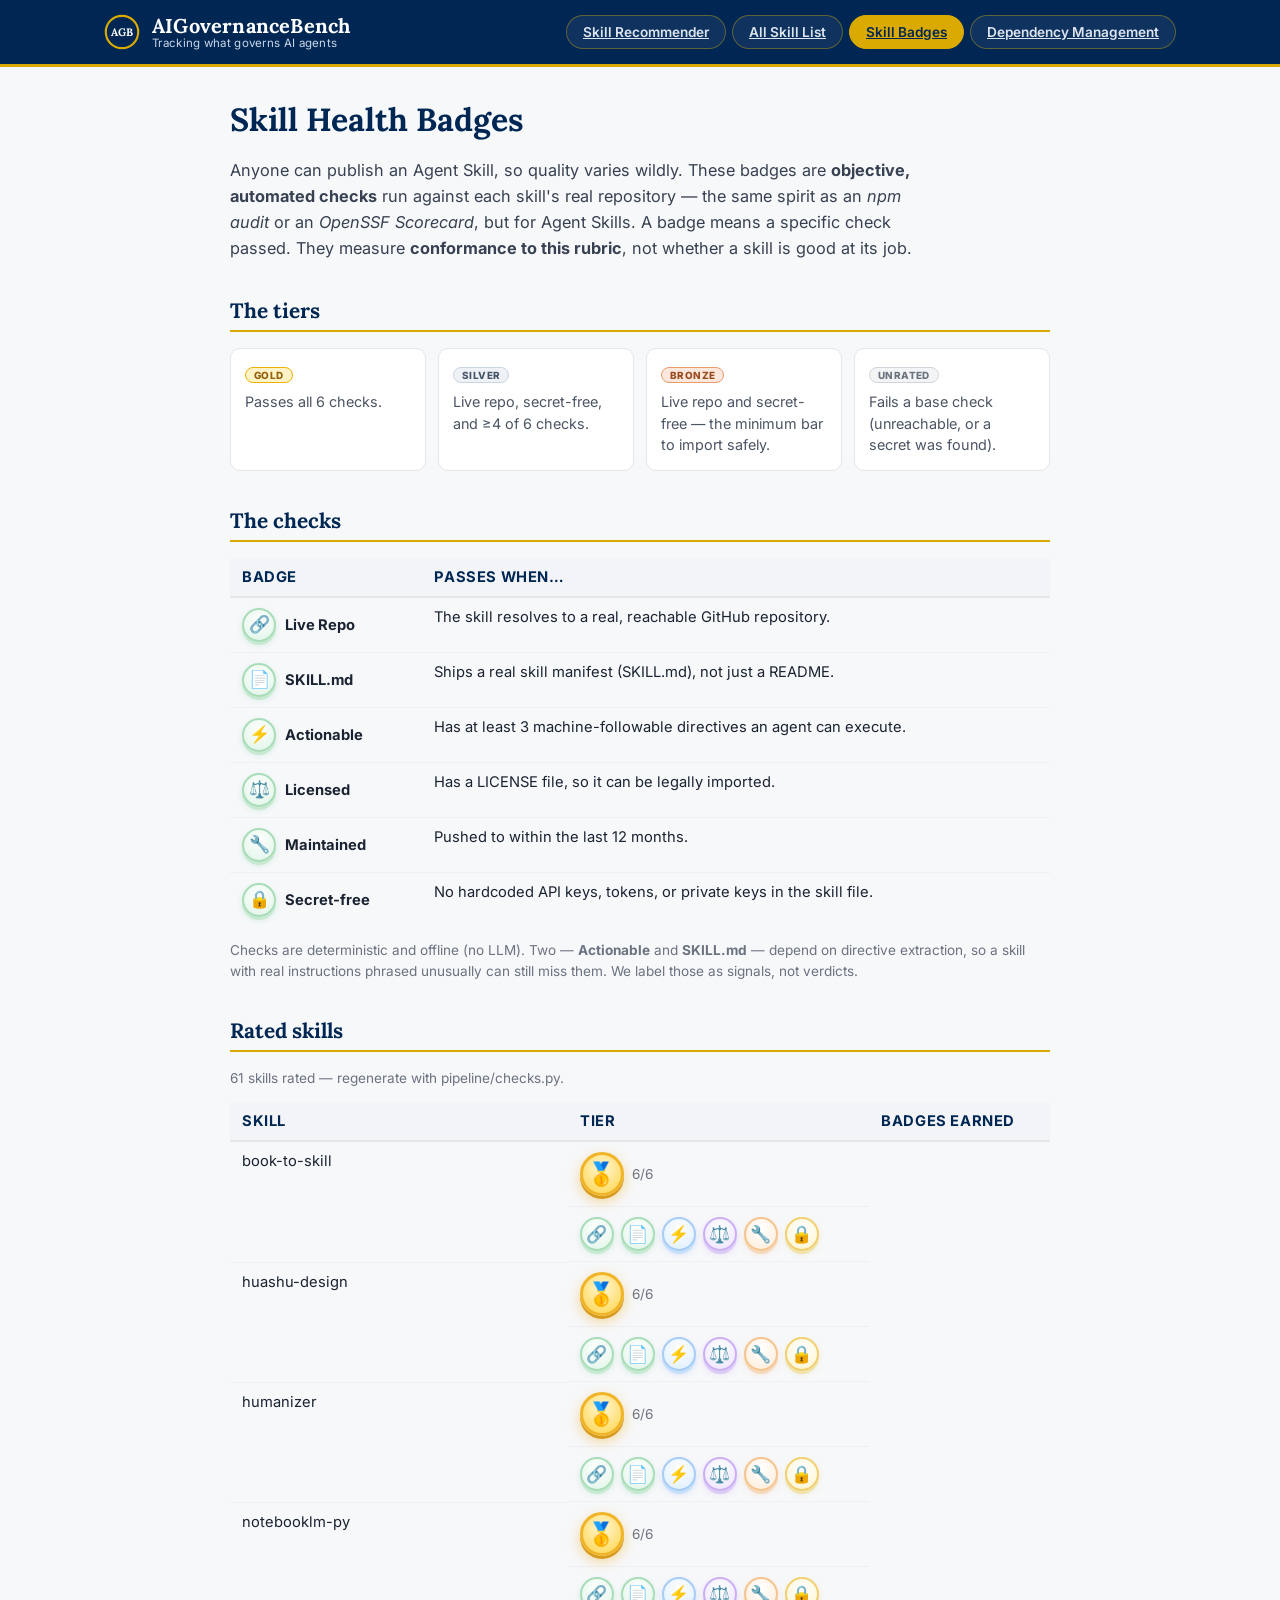
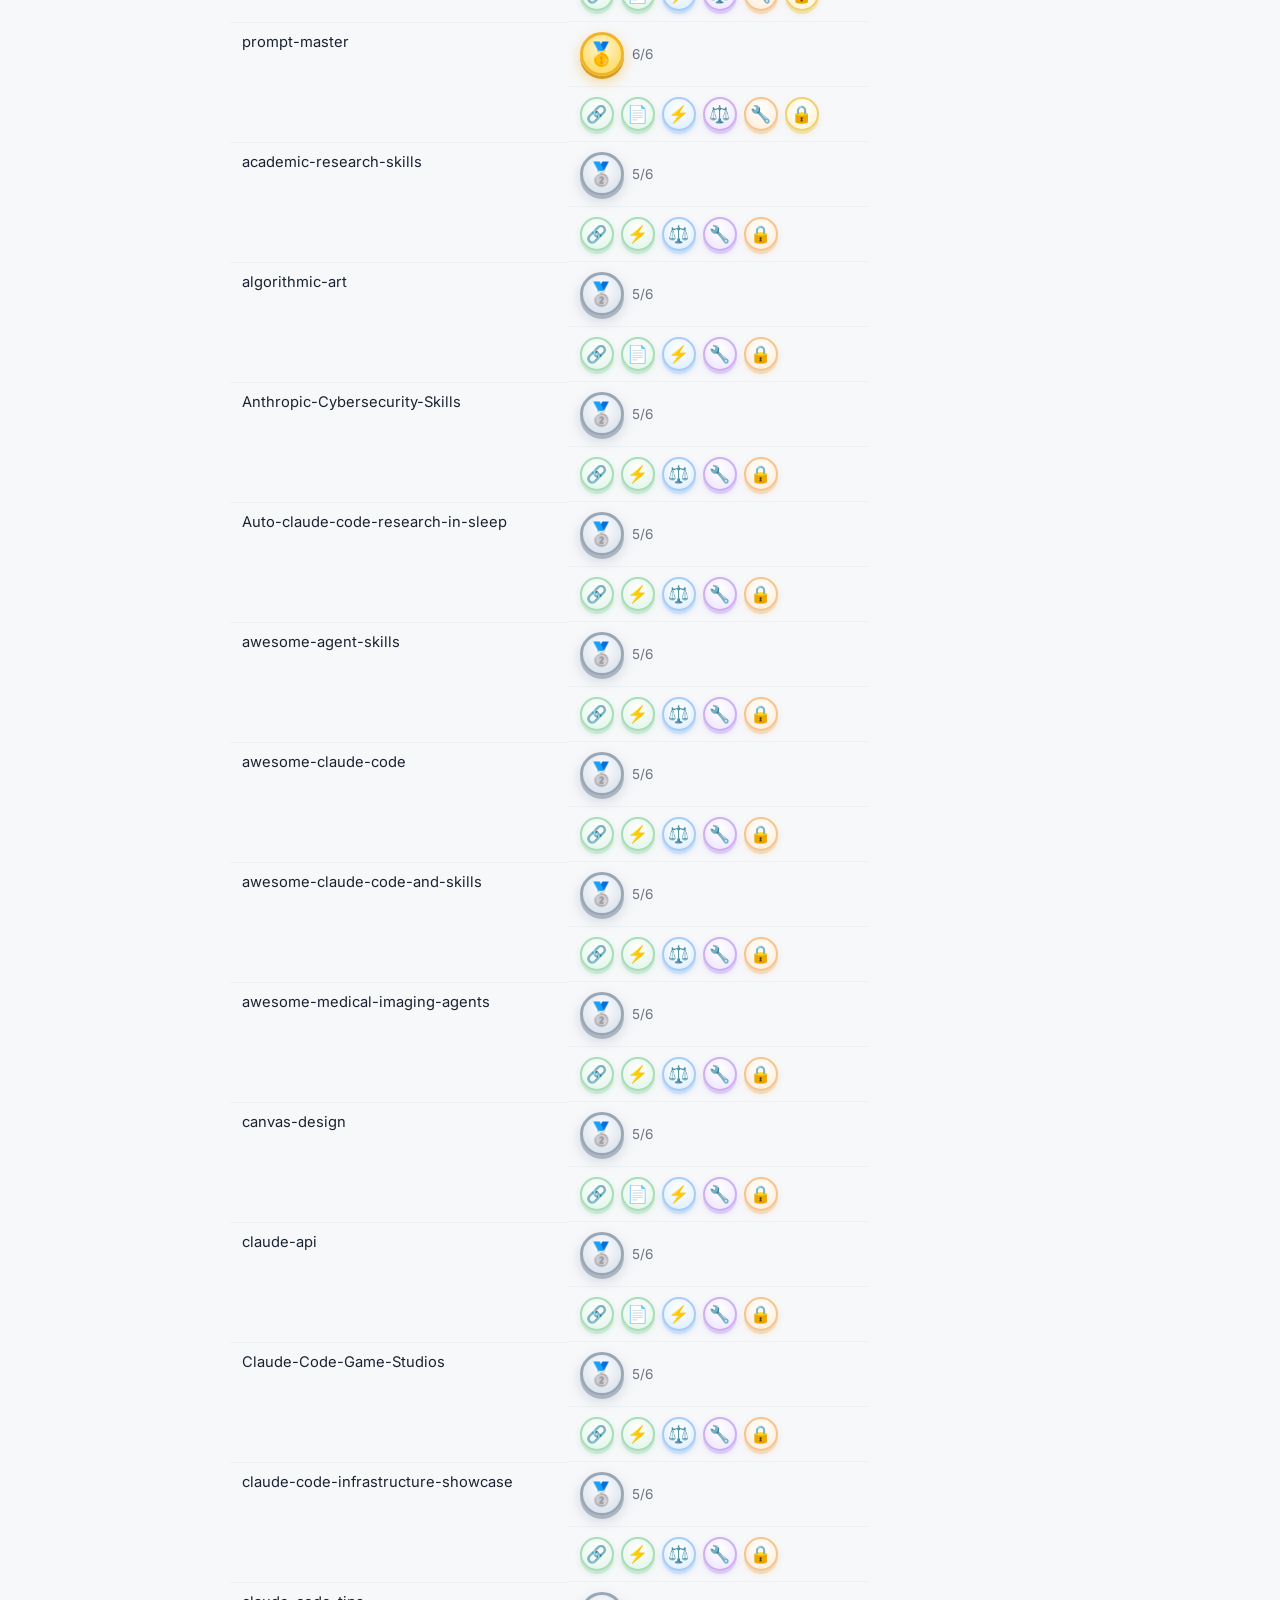
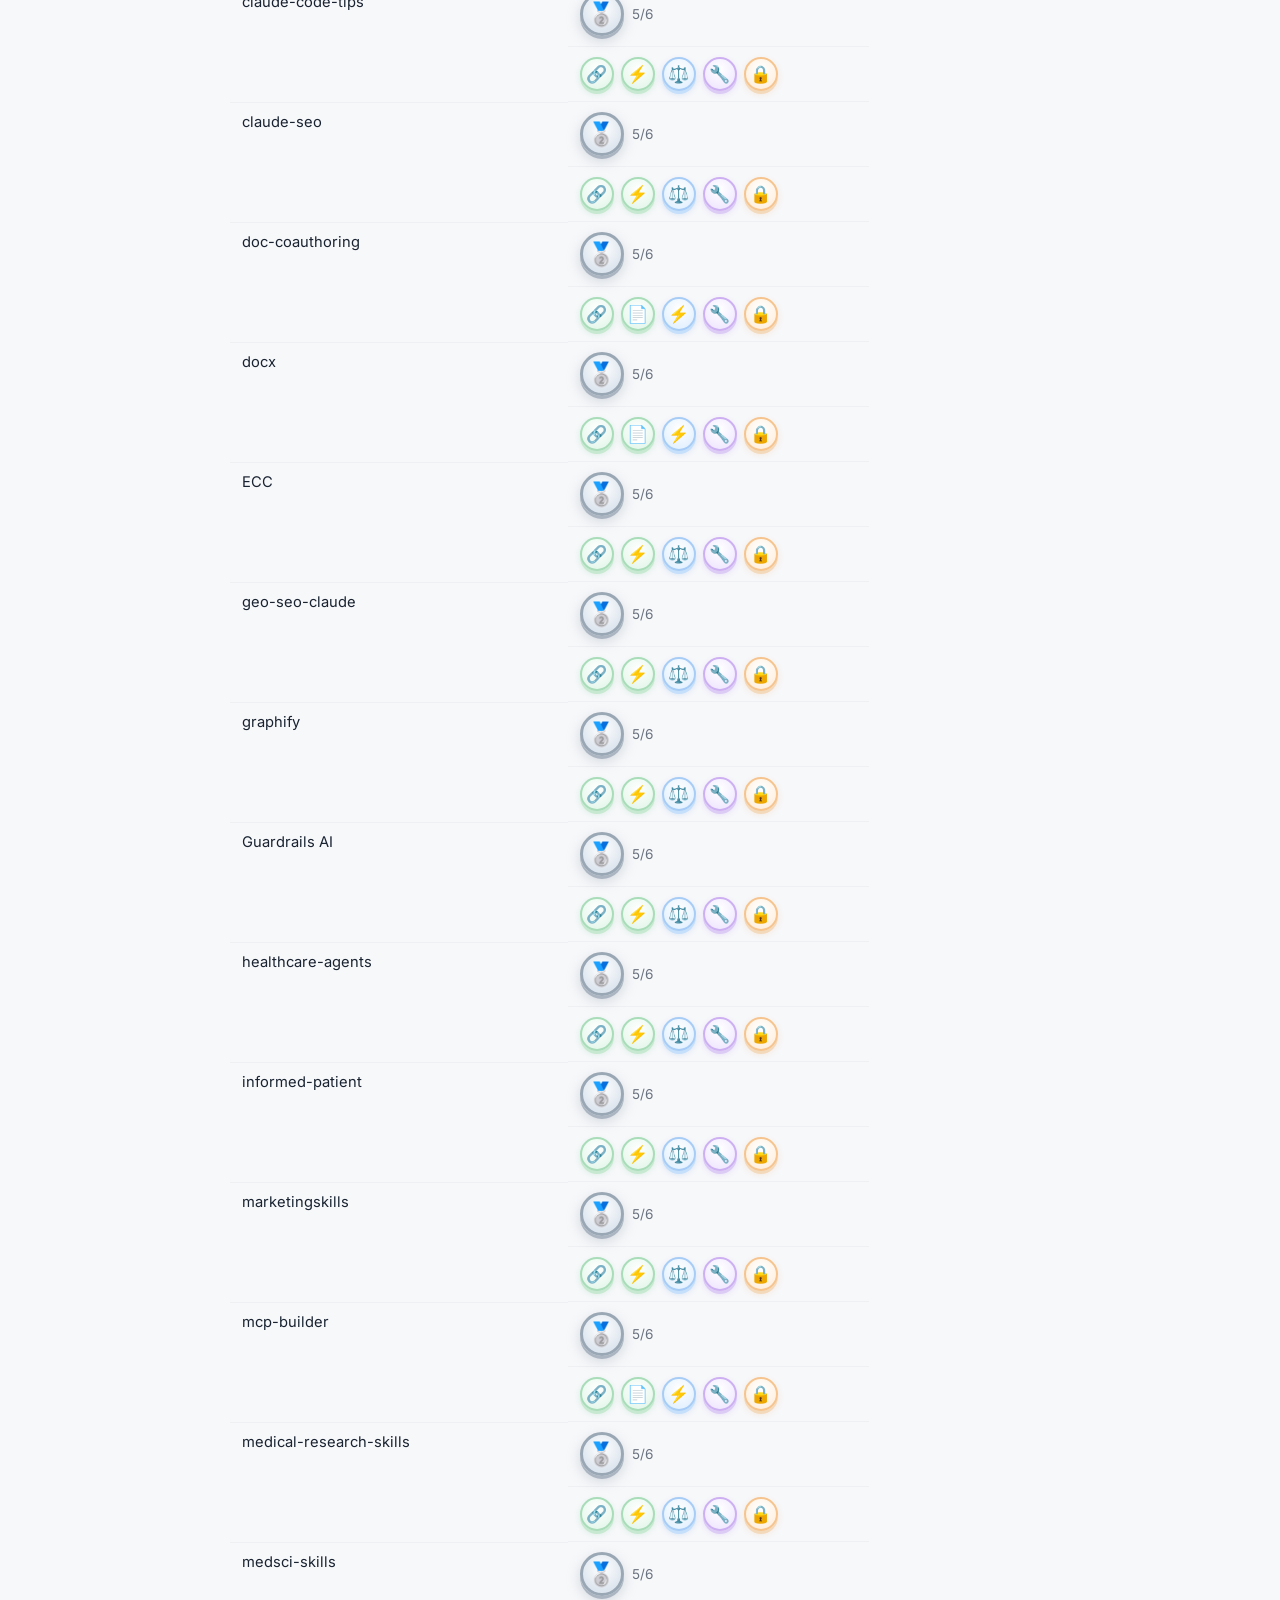
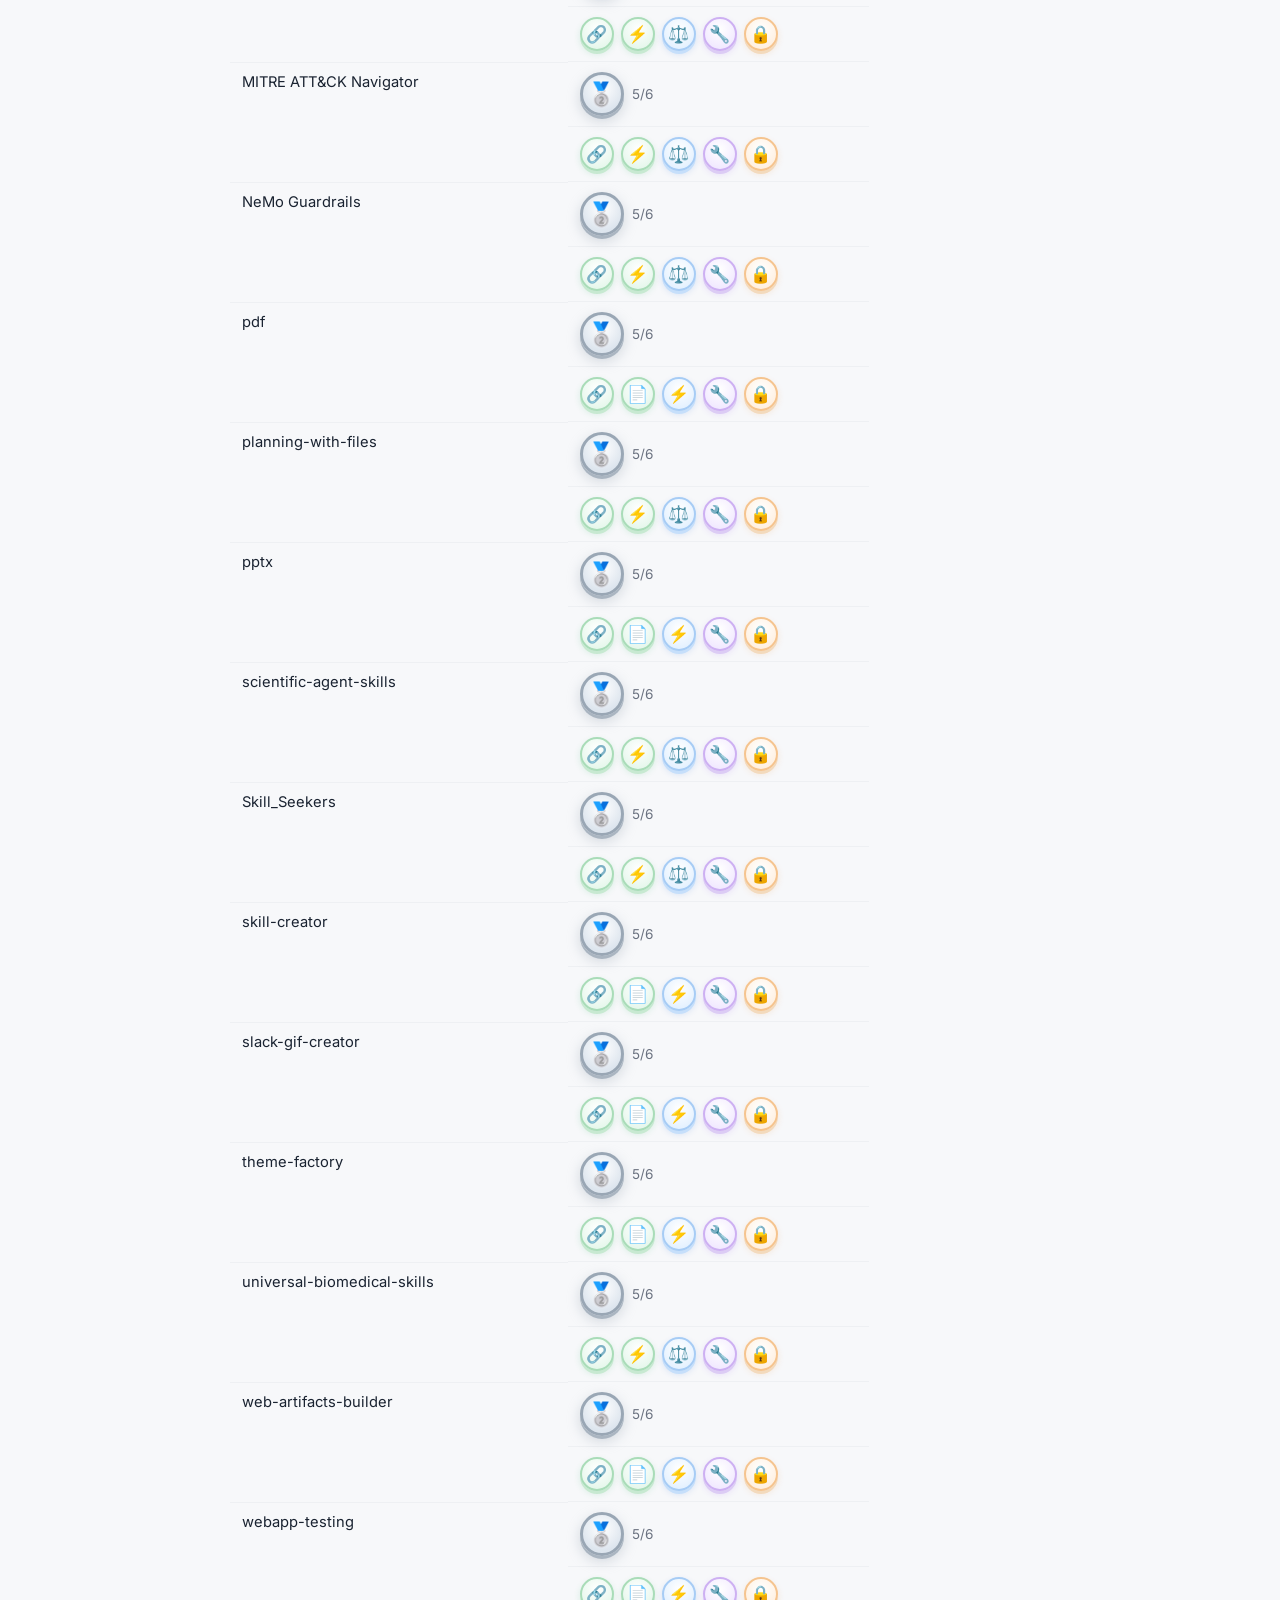
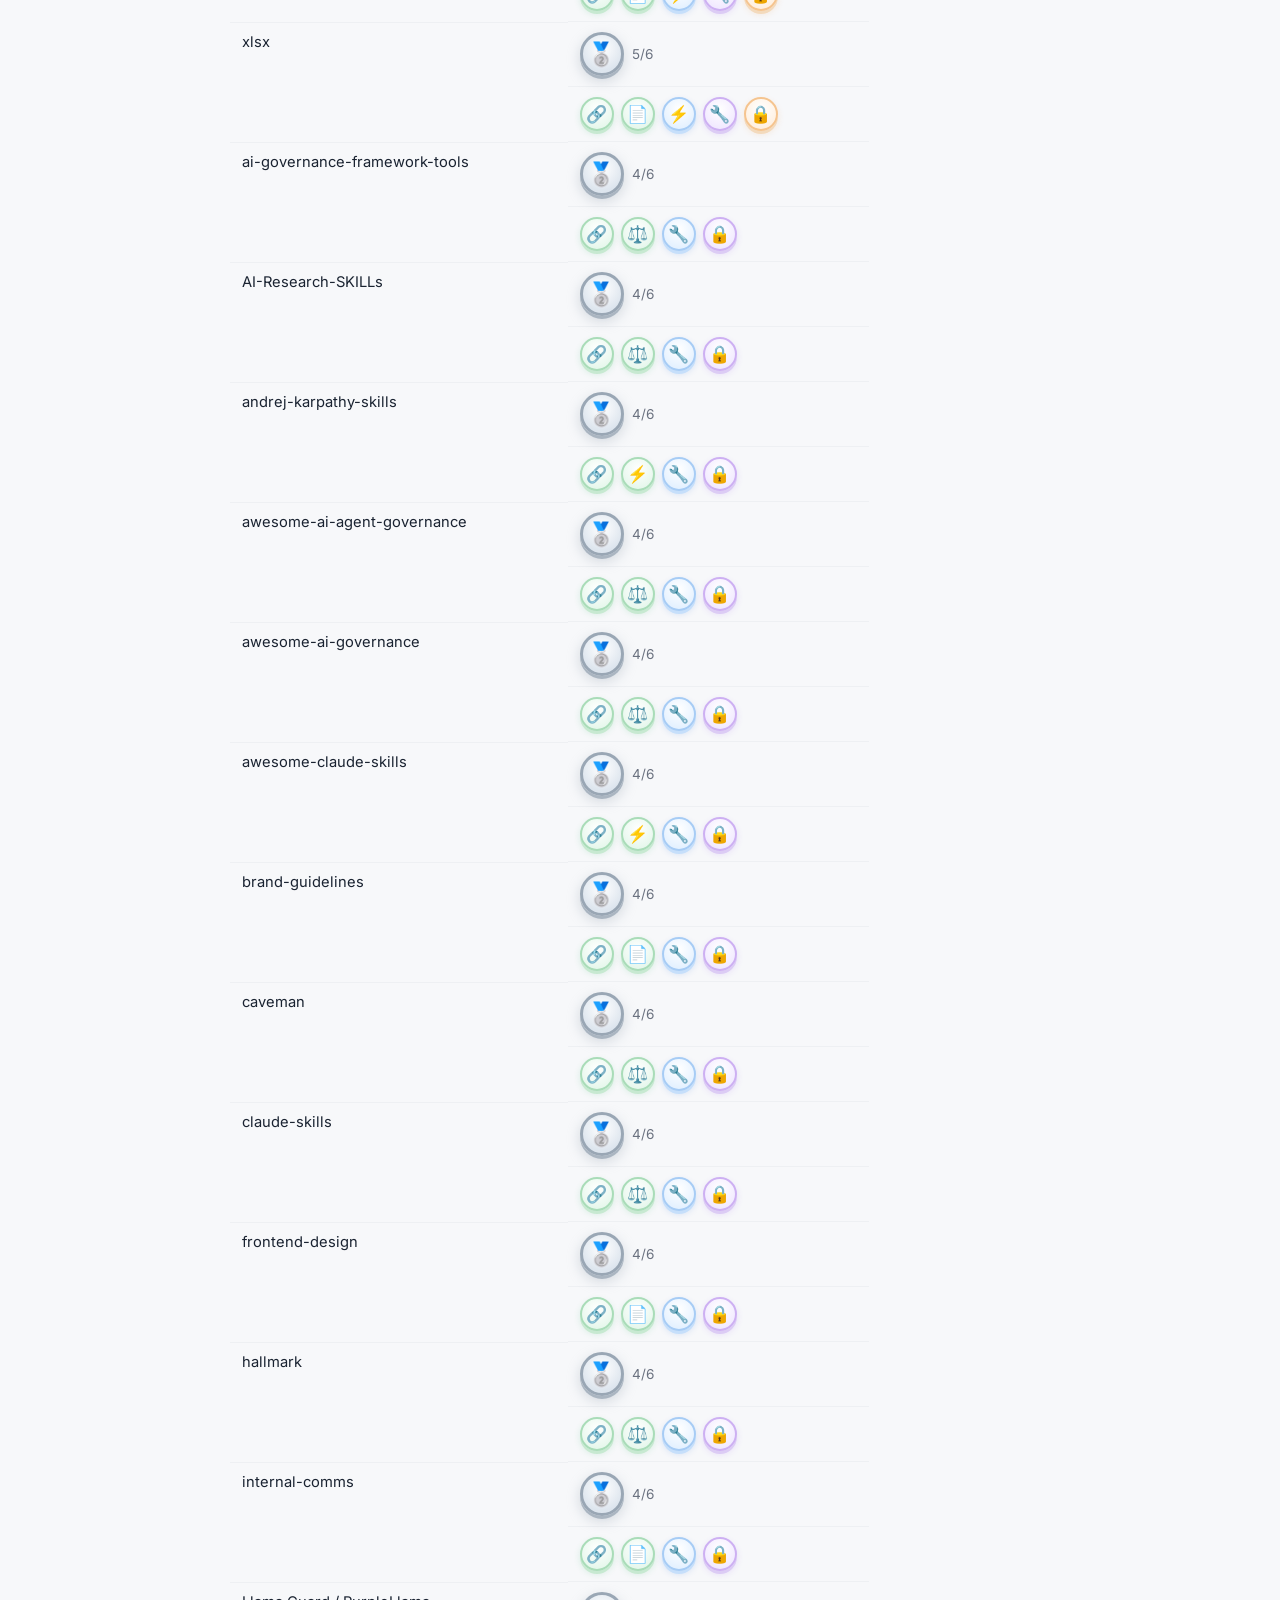
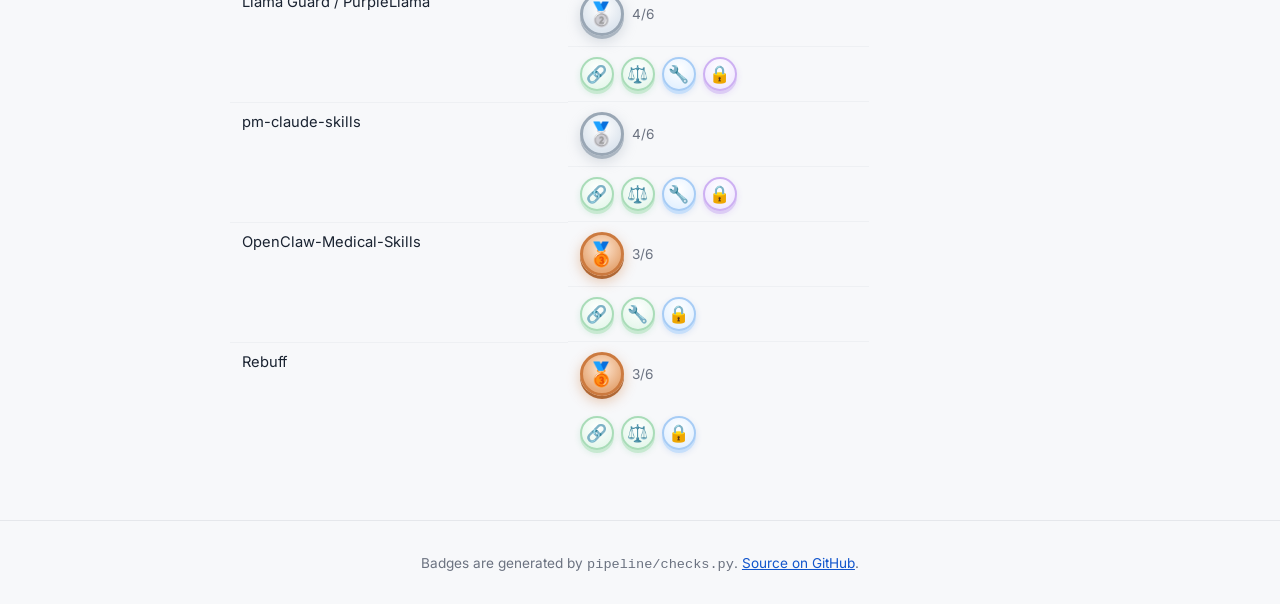
<file: badges.html>
<!doctype html>
<html lang="en">
<head>
<meta charset="UTF-8">
<meta name="viewport" content="width=device-width, initial-scale=1.0">
<title>Skill Health Badges — AIGovernanceBench</title>
<meta name="description" content="What each Agent Skill health badge means: the objective checks behind Gold / Silver / Bronze tiers.">
<link rel="icon" href="data:image/svg+xml,<svg xmlns=%22http://www.w3.org/2000/svg%22 viewBox=%220 0 100 100%22><circle cx=%2250%22 cy=%2250%22 r=%2245%22 fill=%22%23002754%22/><circle cx=%2250%22 cy=%2250%22 r=%2245%22 fill=%22none%22 stroke=%22%23DAAA01%22 stroke-width=%226%22/><text x=%2250%22 y=%2260%22 font-size=%2232%22 fill=%22white%22 text-anchor=%22middle%22 font-family=%22Georgia,serif%22 font-weight=%22bold%22>AGB</text></svg>">
<link rel="preconnect" href="https://fonts.googleapis.com">
<link href="https://fonts.googleapis.com/css2?family=Lora:wght@500;600;700&family=Inter:wght@400;500;600;700&display=swap" rel="stylesheet">
<link rel="stylesheet" href="style.css">
</head>
<body>

<header class="topbar">
  <div class="topbar-inner">
    <div class="brand">
      <svg class="logo" viewBox="0 0 100 100" aria-hidden="true">
        <circle cx="50" cy="50" r="45" fill="#002754"/>
        <circle cx="50" cy="50" r="45" fill="none" stroke="#DAAA01" stroke-width="6"/>
        <text x="50" y="60" font-size="30" fill="white" text-anchor="middle" font-family="Lora, serif" font-weight="700">AGB</text>
      </svg>
      <div class="brand-text">
        <span class="brand-name">AIGovernanceBench</span>
        <span class="brand-tag">Tracking what governs AI agents</span>
      </div>
    </div>
    <nav class="mainnav">
      <a class="nav-tab" href="index.html">Skill Recommender</a>
      <a class="nav-tab" href="index.html#directory">All Skill List</a>
      <a class="nav-tab active" href="badges.html">Skill Badges</a>
      <a class="nav-tab" href="dependency.html">Dependency Management</a>
    </nav>
  </div>
</header>

<main class="badges-page">
  <h1>Skill Health Badges</h1>
  <p class="badges-lede">Anyone can publish an Agent Skill, so quality varies wildly. These badges are
  <strong>objective, automated checks</strong> run against each skill's real repository — the same
  spirit as an <em>npm audit</em> or an <em>OpenSSF Scorecard</em>, but for Agent Skills. A badge
  means a specific check passed. They measure <strong>conformance to this rubric</strong>, not whether
  a skill is good at its job.</p>

  <section class="badges-section">
    <h2>The tiers</h2>
    <div class="tier-cards">
      <div class="tier-card"><span class="tier tier-gold">Gold</span><p>Passes all 6 checks.</p></div>
      <div class="tier-card"><span class="tier tier-silver">Silver</span><p>Live repo, secret-free, and ≥4 of 6 checks.</p></div>
      <div class="tier-card"><span class="tier tier-bronze">Bronze</span><p>Live repo and secret-free — the minimum bar to import safely.</p></div>
      <div class="tier-card"><span class="tier tier-unrated">Unrated</span><p>Fails a base check (unreachable, or a secret was found).</p></div>
    </div>
  </section>

  <section class="badges-section">
    <h2>The checks</h2>
    <table class="badge-table">
      <thead><tr><th>Badge</th><th>Passes when…</th></tr></thead>
      <tbody id="checkRows"></tbody>
    </table>
    <p class="badges-note">Checks are deterministic and offline (no LLM). Two — <strong>Actionable</strong>
    and <strong>SKILL.md</strong> — depend on directive extraction, so a skill with real instructions
    phrased unusually can still miss them. We label those as signals, not verdicts.</p>
  </section>

  <section class="badges-section">
    <h2>Rated skills</h2>
    <p class="badges-note" id="ratedCount"></p>
    <table class="badge-table">
      <thead><tr><th>Skill</th><th>Tier</th><th>Badges earned</th></tr></thead>
      <tbody id="ratedRows"></tbody>
    </table>
  </section>
</main>

<footer class="sitefoot">
  <p>Badges are generated by <code>pipeline/checks.py</code>. <a href="https://github.com/Nafiz43/AIGovernanceBench" target="_blank" rel="noopener">Source on GitHub</a>.</p>
</footer>

<script src="skill-health.js"></script>
<script>
// Check definitions mirror pipeline/checks.py CHECKS (kept in sync by hand).
const CHECK_DEFS = [
  ["🔗", "Live Repo",   "The skill resolves to a real, reachable GitHub repository."],
  ["📄", "SKILL.md",    "Ships a real skill manifest (SKILL.md), not just a README."],
  ["⚡", "Actionable",  "Has at least 3 machine-followable directives an agent can execute."],
  ["⚖️", "Licensed",    "Has a LICENSE file, so it can be legally imported."],
  ["🔧", "Maintained",  "Pushed to within the last 12 months."],
  ["🔒", "Secret-free", "No hardcoded API keys, tokens, or private keys in the skill file."],
];
const esc = s => { const d = document.createElement("div"); d.textContent = s; return d.innerHTML; };
const TIER_MEDAL = { gold: "🥇", silver: "🥈", bronze: "🥉", unrated: "▫️" };
function medal(emoji, cls, title, meaning) {
  return `<span class="hb-badge ${cls}" tabindex="0"><span class="hb-face">${emoji}</span>` +
    `<span class="hb-tip"><strong>${esc(title)}</strong>${meaning ? `<span>${esc(meaning)}</span>` : ""}</span></span>`;
}

document.getElementById("checkRows").innerHTML = CHECK_DEFS.map(([em, label, meaning]) =>
  `<tr><td class="check-cell">${medal(em, "hb-check", label, "")} <strong>${label}</strong></td>` +
  `<td>${esc(meaning)}</td></tr>`).join("");

const H = window.SKILL_HEALTH || {};
const rows = Object.entries(H).sort((a, b) =>
  (b[1].passed - a[1].passed) || a[0].localeCompare(b[0]));
document.getElementById("ratedCount").textContent =
  `${rows.length} skills rated — regenerate with pipeline/checks.py.`;
document.getElementById("ratedRows").innerHTML = rows.map(([name, h]) => {
  const tier = medal(TIER_MEDAL[h.tier] || "▫️", `hb-tier hb-tier-${h.tier}`,
    `${h.tier[0].toUpperCase() + h.tier.slice(1)} tier`, `${h.passed}/${h.total} checks passed`);
  const chips = h.checks.filter(c => c.pass)
    .map(c => medal(c.emoji, "hb-check", c.label, c.meaning || "")).join("");
  return `<tr><td>${esc(name)}</td>` +
    `<td class="rated-tier">${tier} <span class="badges-note">${h.passed}/${h.total}</span></td>` +
    `<td class="rated-chips">${chips}</td></tr>`;
}).join("");
</script>
</body>
</html>
</file>
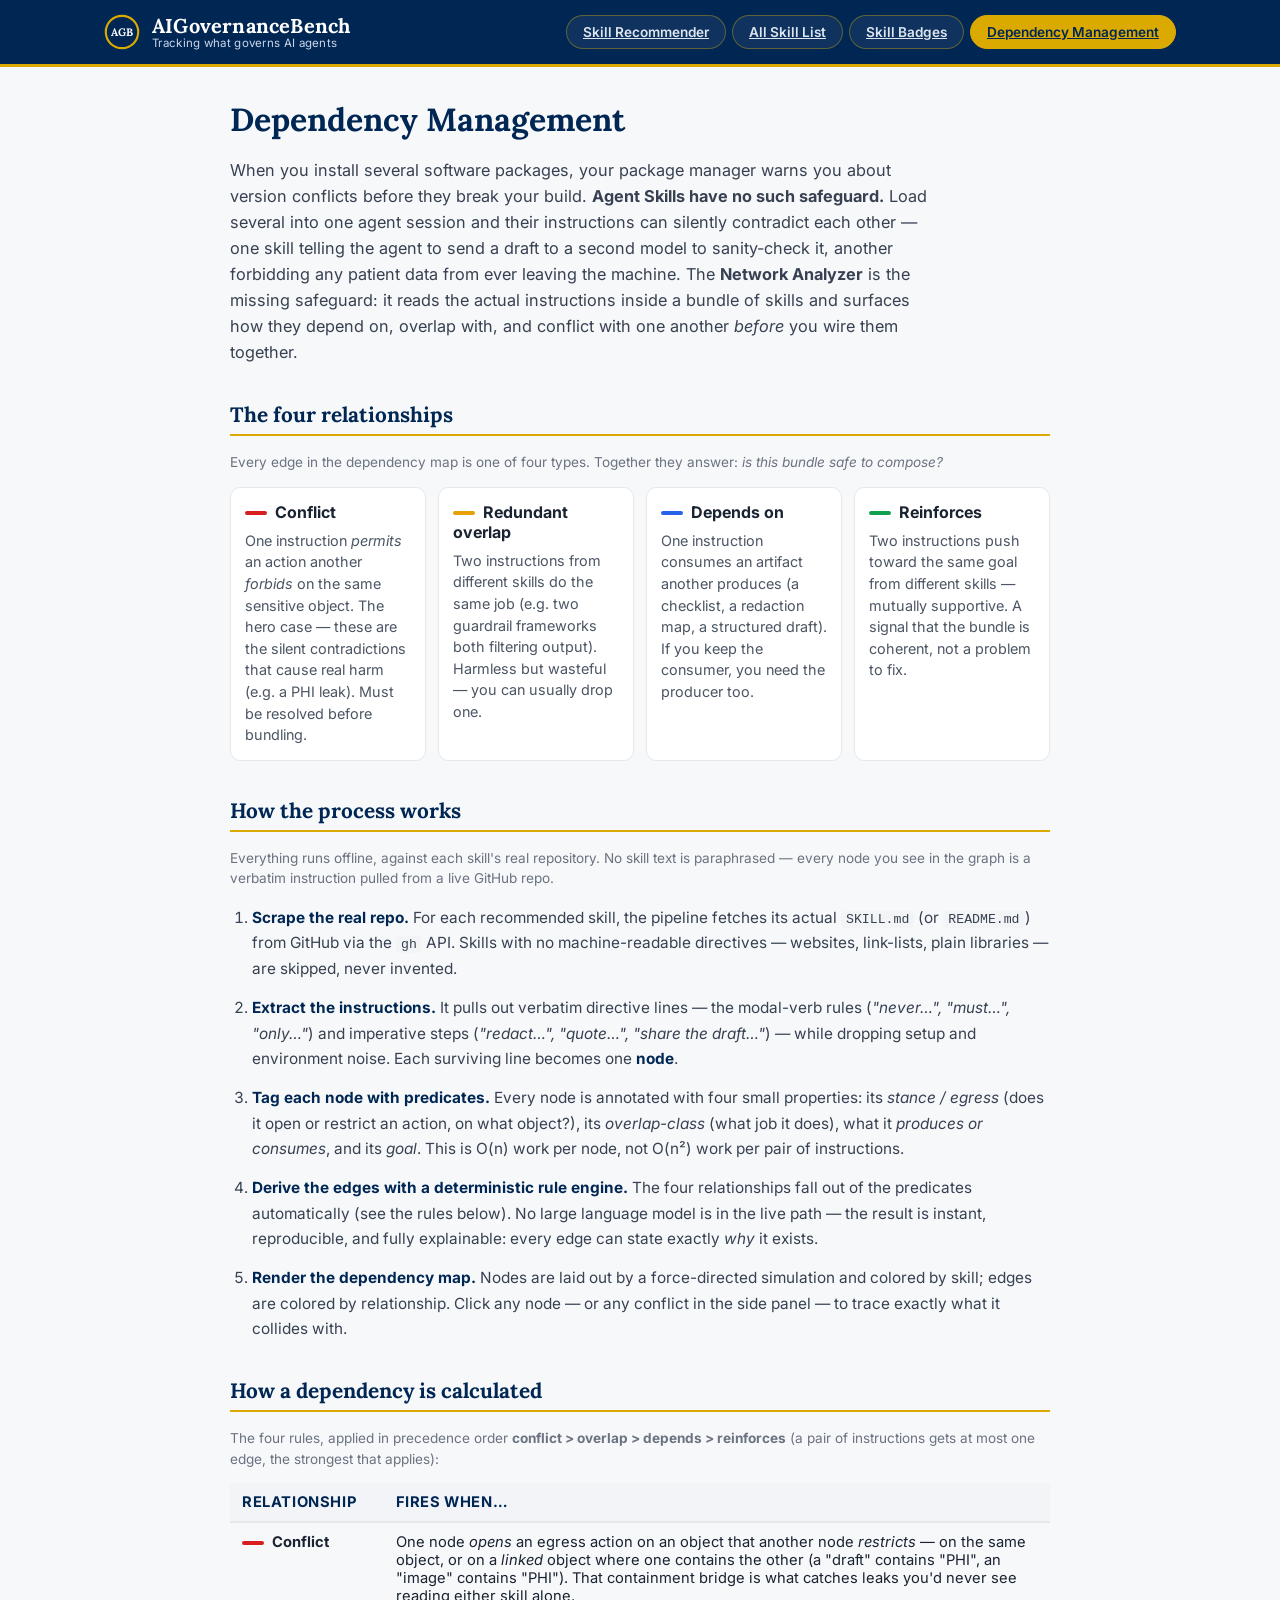
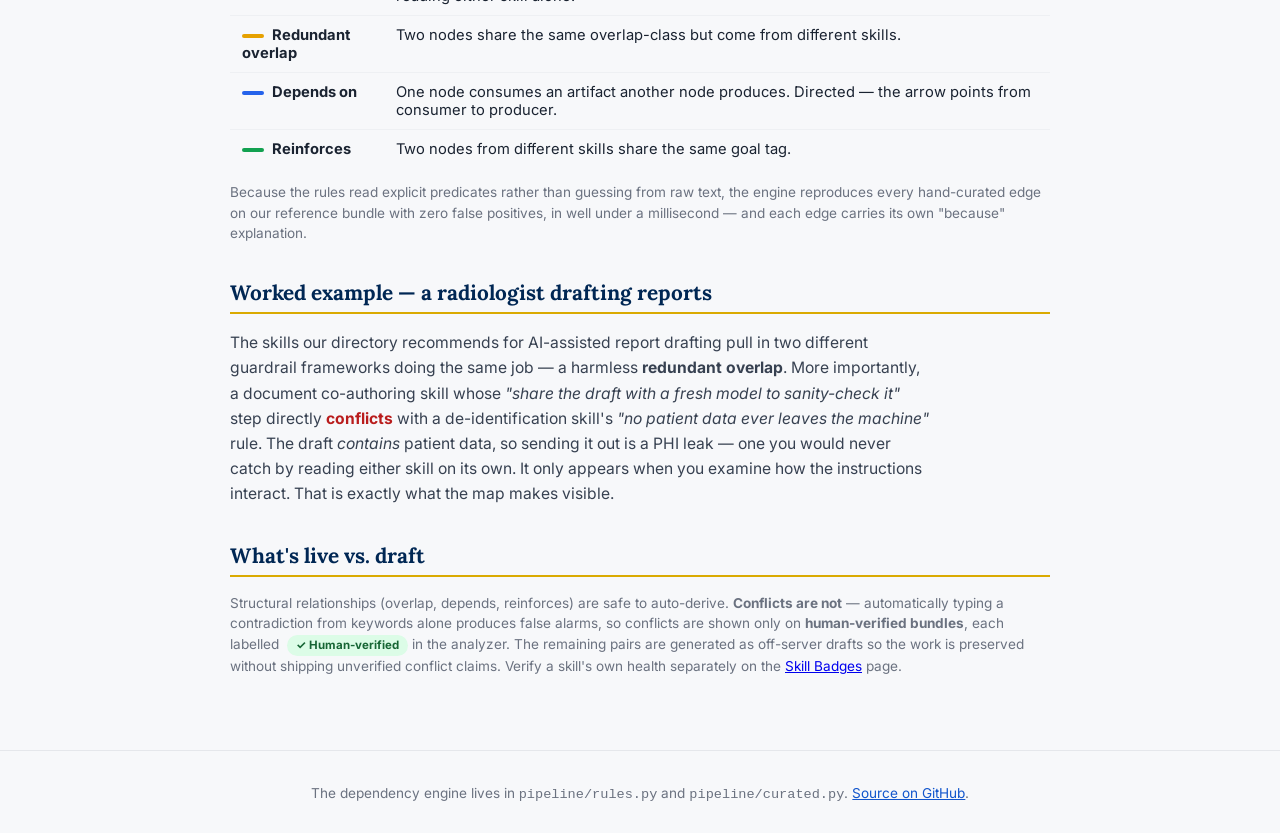
<file: dependency.html>
<!doctype html>
<html lang="en">
<head>
<meta charset="UTF-8">
<meta name="viewport" content="width=device-width, initial-scale=1.0">
<title>Dependency Management — AIGovernanceBench</title>
<meta name="description" content="How AIGovernanceBench detects conflicts, redundancies, and dependencies between the instructions inside a bundle of Agent Skills.">
<link rel="icon" href="data:image/svg+xml,<svg xmlns=%22http://www.w3.org/2000/svg%22 viewBox=%220 0 100 100%22><circle cx=%2250%22 cy=%2250%22 r=%2245%22 fill=%22%23002754%22/><circle cx=%2250%22 cy=%2250%22 r=%2245%22 fill=%22none%22 stroke=%22%23DAAA01%22 stroke-width=%226%22/><text x=%2250%22 y=%2260%22 font-size=%2232%22 fill=%22white%22 text-anchor=%22middle%22 font-family=%22Georgia,serif%22 font-weight=%22bold%22>AGB</text></svg>">
<link rel="preconnect" href="https://fonts.googleapis.com">
<link href="https://fonts.googleapis.com/css2?family=Lora:wght@500;600;700&family=Inter:wght@400;500;600;700&display=swap" rel="stylesheet">
<link rel="stylesheet" href="style.css">
</head>
<body>

<header class="topbar">
  <div class="topbar-inner">
    <div class="brand">
      <svg class="logo" viewBox="0 0 100 100" aria-hidden="true">
        <circle cx="50" cy="50" r="45" fill="#002754"/>
        <circle cx="50" cy="50" r="45" fill="none" stroke="#DAAA01" stroke-width="6"/>
        <text x="50" y="60" font-size="30" fill="white" text-anchor="middle" font-family="Lora, serif" font-weight="700">AGB</text>
      </svg>
      <div class="brand-text">
        <span class="brand-name">AIGovernanceBench</span>
        <span class="brand-tag">Tracking what governs AI agents</span>
      </div>
    </div>
    <nav class="mainnav">
      <a class="nav-tab" href="index.html">Skill Recommender</a>
      <a class="nav-tab" href="index.html#directory">All Skill List</a>
      <a class="nav-tab" href="badges.html">Skill Badges</a>
      <a class="nav-tab active" href="dependency.html">Dependency Management</a>
    </nav>
  </div>
</header>

<main class="badges-page">
  <h1>Dependency Management</h1>
  <p class="badges-lede">When you install several software packages, your package manager warns you about
  version conflicts before they break your build. <strong>Agent Skills have no such safeguard.</strong> Load
  several into one agent session and their instructions can silently contradict each other — one skill
  telling the agent to send a draft to a second model to sanity-check it, another forbidding any patient
  data from ever leaving the machine. The <strong>Network Analyzer</strong> is the missing safeguard: it
  reads the actual instructions inside a bundle of skills and surfaces how they depend on, overlap with,
  and conflict with one another <em>before</em> you wire them together.</p>

  <section class="badges-section">
    <h2>The four relationships</h2>
    <p class="badges-note" style="margin-bottom:14px;">Every edge in the dependency map is one of four types. Together they answer:
    <em>is this bundle safe to compose?</em></p>
    <div class="tier-cards">
      <div class="tier-card">
        <span class="dep-line" style="background:#d81f1f"></span> <strong>Conflict</strong>
        <p>One instruction <em>permits</em> an action another <em>forbids</em> on the same sensitive object.
        The hero case — these are the silent contradictions that cause real harm (e.g. a PHI leak). Must be resolved before bundling.</p>
      </div>
      <div class="tier-card">
        <span class="dep-line" style="background:#e6a100"></span> <strong>Redundant overlap</strong>
        <p>Two instructions from different skills do the same job (e.g. two guardrail frameworks both
        filtering output). Harmless but wasteful — you can usually drop one.</p>
      </div>
      <div class="tier-card">
        <span class="dep-line" style="background:#2563eb"></span> <strong>Depends on</strong>
        <p>One instruction consumes an artifact another produces (a checklist, a redaction map, a structured
        draft). If you keep the consumer, you need the producer too.</p>
      </div>
      <div class="tier-card">
        <span class="dep-line" style="background:#12a150"></span> <strong>Reinforces</strong>
        <p>Two instructions push toward the same goal from different skills — mutually supportive. A signal that
        the bundle is coherent, not a problem to fix.</p>
      </div>
    </div>
  </section>

  <section class="badges-section">
    <h2>How the process works</h2>
    <p class="badges-note" style="margin-bottom:16px;">Everything runs offline, against each skill's real
    repository. No skill text is paraphrased — every node you see in the graph is a verbatim instruction
    pulled from a live GitHub repo.</p>
    <ol class="dep-steps">
      <li>
        <strong>Scrape the real repo.</strong> For each recommended skill, the pipeline fetches its actual
        <code>SKILL.md</code> (or <code>README.md</code>) from GitHub via the <code>gh</code> API. Skills with
        no machine-readable directives — websites, link-lists, plain libraries — are skipped, never invented.
      </li>
      <li>
        <strong>Extract the instructions.</strong> It pulls out verbatim directive lines — the modal-verb rules
        (<em>"never…", "must…", "only…"</em>) and imperative steps (<em>"redact…", "quote…", "share the draft…"</em>) —
        while dropping setup and environment noise. Each surviving line becomes one <strong>node</strong>.
      </li>
      <li>
        <strong>Tag each node with predicates.</strong> Every node is annotated with four small properties:
        its <em>stance / egress</em> (does it open or restrict an action, on what object?), its
        <em>overlap-class</em> (what job it does), what it <em>produces or consumes</em>, and its <em>goal</em>.
        This is O(n) work per node, not O(n²) work per pair of instructions.
      </li>
      <li>
        <strong>Derive the edges with a deterministic rule engine.</strong> The four relationships fall out of
        the predicates automatically (see the rules below). No large language model is in the live path — the
        result is instant, reproducible, and fully explainable: every edge can state exactly <em>why</em> it exists.
      </li>
      <li>
        <strong>Render the dependency map.</strong> Nodes are laid out by a force-directed simulation and colored
        by skill; edges are colored by relationship. Click any node — or any conflict in the side panel — to trace
        exactly what it collides with.
      </li>
    </ol>
  </section>

  <section class="badges-section">
    <h2>How a dependency is calculated</h2>
    <p class="badges-note" style="margin-bottom:14px;">The four rules, applied in precedence order
    <strong>conflict &gt; overlap &gt; depends &gt; reinforces</strong> (a pair of instructions gets at most one edge, the strongest that applies):</p>
    <table class="badge-table">
      <thead><tr><th>Relationship</th><th>Fires when…</th></tr></thead>
      <tbody>
        <tr><td><span class="dep-line" style="background:#d81f1f"></span> <strong>Conflict</strong></td>
          <td>One node <em>opens</em> an egress action on an object that another node <em>restricts</em> — on the
          same object, or on a <em>linked</em> object where one contains the other (a "draft" contains "PHI", an
          "image" contains "PHI"). That containment bridge is what catches leaks you'd never see reading either
          skill alone.</td></tr>
        <tr><td><span class="dep-line" style="background:#e6a100"></span> <strong>Redundant overlap</strong></td>
          <td>Two nodes share the same overlap-class but come from different skills.</td></tr>
        <tr><td><span class="dep-line" style="background:#2563eb"></span> <strong>Depends on</strong></td>
          <td>One node consumes an artifact another node produces. Directed — the arrow points from consumer to producer.</td></tr>
        <tr><td><span class="dep-line" style="background:#12a150"></span> <strong>Reinforces</strong></td>
          <td>Two nodes from different skills share the same goal tag.</td></tr>
      </tbody>
    </table>
    <p class="badges-note" style="margin-top:14px;">Because the rules read explicit predicates rather than guessing
    from raw text, the engine reproduces every hand-curated edge on our reference bundle with zero false positives,
    in well under a millisecond — and each edge carries its own "because" explanation.</p>
  </section>

  <section class="badges-section">
    <h2>Worked example — a radiologist drafting reports</h2>
    <p class="badges-lede" style="font-size:.98rem;">The skills our directory recommends for AI-assisted report
    drafting pull in two different guardrail frameworks doing the same job — a harmless <strong>redundant overlap</strong>.
    More importantly, a document co-authoring skill whose <em>"share the draft with a fresh model to sanity-check it"</em>
    step directly <strong style="color:#b91c1c;">conflicts</strong> with a de-identification skill's
    <em>"no patient data ever leaves the machine"</em> rule. The draft <em>contains</em> patient data, so sending it out
    is a PHI leak — one you would never catch by reading either skill on its own. It only appears when you examine how
    the instructions interact. That is exactly what the map makes visible.</p>
  </section>

  <section class="badges-section">
    <h2>What's live vs. draft</h2>
    <p class="badges-note">Structural relationships (overlap, depends, reinforces) are safe to auto-derive.
    <strong>Conflicts are not</strong> — automatically typing a contradiction from keywords alone produces false
    alarms, so conflicts are shown only on <strong>human-verified bundles</strong>, each labelled
    <span class="an-chip an-chip-verified" style="display:inline-block;">✓ Human-verified</span> in the analyzer.
    The remaining pairs are generated as off-server drafts so the work is preserved without shipping unverified
    conflict claims. Verify a skill's own health separately on the <a href="badges.html">Skill Badges</a> page.</p>
  </section>
</main>

<footer class="sitefoot">
  <p>The dependency engine lives in <code>pipeline/rules.py</code> and <code>pipeline/curated.py</code>.
  <a href="https://github.com/Nafiz43/AIGovernanceBench" target="_blank" rel="noopener">Source on GitHub</a>.</p>
</footer>

</body>
</html>
</file>
<file: style.css>
:root{
  --navy:#002754;
  --navy-light:#0a3d73;
  --gold:#DAAA01;
  --blue:#1155CC;
  --ink:#1a2331;
  --muted:#5b6472;
  --line:#e6e9ee;
  --bg:#f7f8fa;
  --card:#ffffff;
  --radius:10px;
}
*{box-sizing:border-box;}
html,body{margin:0;padding:0;}
body{
  font-family:"Inter",-apple-system,BlinkMacSystemFont,"Segoe UI",sans-serif;
  color:var(--ink);
  background:var(--bg);
  -webkit-font-smoothing:antialiased;
}
h1,h2,.brand-name{font-family:"Lora",Georgia,serif;}

/* Topbar */
.topbar{
  background:var(--navy);
  color:#fff;
  border-bottom:3px solid var(--gold);
}
.topbar-inner{
  max-width:1120px;margin:0 auto;padding:14px 24px;
  display:flex;align-items:center;justify-content:space-between;gap:16px;
}
.brand{display:flex;align-items:center;gap:12px;}
.logo{width:36px;height:36px;flex:none;}
.brand-text{display:flex;flex-direction:column;line-height:1.15;}
.brand-name{font-size:1.25rem;font-weight:700;letter-spacing:.2px;}
.brand-tag{font-size:.72rem;color:#c9d6e8;letter-spacing:.3px;}
.badge-first{
  font-size:.78rem;color:#fff;background:rgba(255,255,255,.08);
  border:1px solid rgba(218,170,1,.55);padding:6px 12px;border-radius:999px;
  text-decoration:none;white-space:nowrap;
}
.badge-first:hover{background:rgba(255,255,255,.16);}

/* Main nav */
.mainnav{display:flex;gap:6px;}
.nav-tab{
  border:1px solid rgba(218,170,1,.4);background:rgba(255,255,255,.06);color:#dde5f0;
  padding:8px 16px;border-radius:999px;font-size:.85rem;font-weight:600;cursor:pointer;
  font-family:inherit;white-space:nowrap;
}
.nav-tab:hover{background:rgba(255,255,255,.14);color:#fff;}
.nav-tab.active{background:var(--gold);color:var(--navy);border-color:var(--gold);}

/* Recommender */
.rec-results{display:grid;grid-template-columns:repeat(auto-fill,minmax(420px,1fr));gap:18px;}
@media (max-width:520px){.rec-results{grid-template-columns:1fr;}}
.rec-card{
  background:var(--card);border:1px solid var(--line);border-radius:var(--radius);
  box-shadow:0 6px 24px rgba(0,39,84,.06);overflow:hidden;display:flex;flex-direction:column;
}
.rec-card-head{
  display:flex;justify-content:space-between;align-items:flex-start;gap:12px;
  padding:16px 18px;background:linear-gradient(180deg,#f4f7fb,#fff);border-bottom:1px solid var(--line);
}
.rec-domain{
  display:inline-block;font-size:.68rem;font-weight:700;text-transform:uppercase;letter-spacing:.5px;
  color:var(--blue);background:#eaf1ff;padding:2px 8px;border-radius:999px;margin-bottom:6px;
}
.rec-persona{font-family:"Lora",Georgia,serif;font-size:1.12rem;margin:0 0 3px;color:var(--navy);}
.rec-task{margin:0;font-size:.86rem;color:var(--muted);line-height:1.4;}
.rec-count{font-size:.72rem;color:var(--muted);white-space:nowrap;flex:none;padding-top:4px;}

.rec-skills-label{
  margin:0;padding:10px 18px 2px;font-size:.66rem;font-weight:700;
  text-transform:uppercase;letter-spacing:.6px;color:var(--muted);
}
.rec-skills{list-style:none;margin:0;padding:6px 0;}
.skill-item{padding:12px 18px;border-bottom:1px solid var(--line);}
.skill-item:last-child{border-bottom:none;}
.skill-item-top{display:flex;flex-wrap:wrap;align-items:center;gap:7px;}
.skill-name{
  font-weight:600;color:var(--navy);font-size:.92rem;text-decoration:none;
  display:inline-flex;align-items:center;gap:6px;
}
.skill-name:hover{color:var(--blue);text-decoration:underline;}
.skill-name:focus-visible{outline:2px solid var(--blue);outline-offset:2px;border-radius:2px;}
.skill-name svg{flex:none;opacity:.55;}
.badge{font-size:.66rem;font-weight:700;text-transform:uppercase;letter-spacing:.3px;padding:2px 8px;border-radius:999px;}
.imp-high{background:#fde5e5;color:#b3261e;}
.imp-medium{background:#fdf1d6;color:#8a6400;}
.imp-low{background:#eef1f5;color:#5b6472;}
.skill-cat{font-size:.7rem;color:var(--muted);margin-left:auto;}
.skill-desc{margin:6px 0 4px;font-size:.83rem;color:var(--ink);line-height:1.45;}
.skill-why{margin:0;font-size:.82rem;color:var(--muted);line-height:1.45;}
.skill-why span{font-weight:700;color:var(--navy);}

/* Grounding — the skill's own verbatim words, cited from its live repo */
.skill-ground{margin:7px 0 0;}
.skill-ground summary{font-size:.76rem;color:var(--muted);cursor:pointer;list-style:none;user-select:none;}
.skill-ground summary::-webkit-details-marker{display:none;}
.skill-ground summary::before{content:"▸";display:inline-block;margin-right:5px;color:#12a150;transition:transform .12s;}
.skill-ground[open] summary::before{transform:rotate(90deg);}
.grounded-tick{font-weight:700;color:#12a150;}
.skill-ground-meta{color:var(--muted);}
.skill-ground-quote{margin:6px 0 4px;padding:7px 11px;border-left:3px solid #12a150;
  background:#f2faf5;border-radius:0 5px 5px 0;font-size:.82rem;color:var(--ink);
  line-height:1.5;font-style:italic;white-space:pre-wrap;overflow-wrap:anywhere;}
.skill-ground-src{margin:0;font-size:.72rem;color:var(--muted);line-height:1.4;}
.skill-ground-unverified{margin:7px 0 0;font-size:.74rem;color:var(--muted);font-style:italic;}

/* Real GitHub traction signals (stars/forks/downloads) */
.skill-stats{font-size:.75rem;color:#6b7688;text-decoration:none;white-space:nowrap;font-weight:600;}
.skill-stats:hover{color:var(--blue);}
.skill-star{color:var(--gold);}
.skill-stats-dot{color:var(--line);}
.skill-stats-wide{margin-left:4px;font-size:.62rem;font-weight:600;text-transform:uppercase;
  letter-spacing:.4px;color:#9aa4b2;border:1px solid var(--line);border-radius:8px;padding:0 5px;}

/* Hero "how grounded" explainer */
.hero-ground{margin:12px 0 0;max-width:62ch;}
.hero-ground summary{font-size:.82rem;font-weight:600;color:var(--gold);cursor:pointer;}
.hero-ground p{margin:8px 0 6px;font-size:.82rem;line-height:1.5;color:#e8edf4;}
.hero-ground ul{margin:0 0 6px;padding-left:18px;}
.hero-ground li{font-size:.82rem;line-height:1.55;color:#e8edf4;margin-bottom:3px;}
.hero-ground code{background:rgba(255,255,255,.12);padding:1px 5px;border-radius:4px;font-size:.9em;}
.hero-ground-src{color:#aab6c6 !important;font-size:.76rem !important;}

#recSearch{
  width:100%;padding:11px 14px;border:1px solid var(--line);border-radius:8px;
  font-size:.95rem;font-family:inherit;background:#fbfcfd;color:var(--ink);
}
#recSearch:focus{outline:none;border-color:var(--blue);background:#fff;}
#recPersona,#recTask{
  padding:11px 14px;border:1px solid var(--line);border-radius:8px;font-size:.95rem;
  font-family:inherit;background:#fbfcfd;color:var(--ink);min-width:180px;
}

/* Network Analyzer button on a card */
.rec-analyze-bar{padding:10px 18px 0;}
.rec-analyze{
  display:inline-flex;align-items:center;gap:7px;cursor:pointer;font-family:inherit;
  font-size:.8rem;font-weight:700;color:var(--navy);
  background:linear-gradient(180deg,#fff,#f1f5fb);border:1px solid var(--line);
  padding:8px 13px;border-radius:8px;
}
.rec-analyze:hover{border-color:var(--blue);color:var(--blue);box-shadow:0 2px 10px rgba(17,85,204,.12);}
.rec-analyze svg{opacity:.8;}

/* Import-set button + copyable prompt panel on a card */
.rec-analyze-bar{display:flex;flex-wrap:wrap;gap:8px;}
.rec-import{
  display:inline-flex;align-items:center;gap:7px;cursor:pointer;font-family:inherit;
  font-size:.8rem;font-weight:700;color:var(--navy);
  background:linear-gradient(180deg,#fff,#faf6e8);border:1px solid var(--line);
  padding:8px 13px;border-radius:8px;
}
.rec-import:hover{border-color:var(--gold);color:#8a6400;box-shadow:0 2px 10px rgba(218,170,1,.18);}
.rec-import svg{opacity:.8;}
.rec-import-panel{padding:12px 18px 4px;}
.rec-import-hint{margin:0 0 8px;font-size:.78rem;color:var(--muted);line-height:1.45;}
.rec-import-hint strong{color:var(--navy);}
.rec-import-code{position:relative;}
.rec-import-code pre{
  margin:0;background:#0f1b2d;color:#e6edf6;border-radius:8px;padding:14px;
  font-size:.76rem;line-height:1.5;white-space:pre-wrap;word-break:break-word;
  font-family:ui-monospace,SFMono-Regular,Menlo,Consolas,monospace;overflow-x:auto;
}
.rec-import-copy{
  position:absolute;top:8px;right:8px;cursor:pointer;font-family:inherit;
  font-size:.72rem;font-weight:700;color:#0f1b2d;background:var(--gold);
  border:none;padding:5px 10px;border-radius:6px;white-space:nowrap;
}
.rec-import-copy:hover{filter:brightness(1.06);}

/* Multi-agentic orchestrator guidelines button + panel */
.rec-orch{
  display:inline-flex;align-items:center;gap:7px;cursor:pointer;font-family:inherit;
  font-size:.8rem;font-weight:700;color:var(--navy);
  background:linear-gradient(180deg,#fff,#eef7f3);border:1px solid var(--line);
  padding:8px 13px;border-radius:8px;
}
.rec-orch:hover{border-color:#12a150;color:#0b7a3c;box-shadow:0 2px 10px rgba(18,161,80,.15);}
.rec-orch svg{opacity:.8;}
.rec-orch-panel{padding:12px 18px 4px;}
.rec-orch-pattern{margin:0 0 6px;font-size:.86rem;color:var(--navy);}
.rec-orch-why{margin:0 0 10px;font-size:.8rem;color:var(--muted);line-height:1.5;}
.rec-orch-flow{display:flex;flex-wrap:wrap;align-items:center;gap:6px;margin-bottom:12px;}
.rec-orch-step{
  font-size:.72rem;font-weight:700;color:var(--navy);background:#eef7f3;
  border:1px solid #cfe6da;border-radius:999px;padding:4px 10px;
}
.rec-orch-arrow{color:var(--muted);font-size:.78rem;}
.rec-orch-agents{margin:0 0 10px;padding-left:20px;display:grid;gap:9px;}
.rec-orch-agents li{font-size:.8rem;line-height:1.5;}
.rec-orch-agents p{margin:3px 0 0;color:var(--muted);}
.rec-orch-name{font-weight:700;color:var(--navy);margin-right:6px;}
.rec-orch-skill{
  display:inline-block;font-size:.68rem;font-weight:600;color:#0b7a3c;
  background:#f2faf6;border:1px solid #cfe6da;border-radius:5px;padding:1px 6px;margin-right:4px;
}
.rec-orch-label{margin:0 0 5px;font-size:.72rem;font-weight:700;letter-spacing:.05em;
  text-transform:uppercase;color:var(--muted);}
.rec-orch-rules{margin:0 0 12px;padding-left:20px;display:grid;gap:5px;
  font-size:.79rem;line-height:1.5;color:var(--ink);}
.rec-orch-io{
  display:grid;grid-template-columns:auto 1fr;gap:2px 10px;margin:6px 0 0;
  font-size:.73rem;line-height:1.45;
}
.rec-orch-io dt{font-weight:700;color:var(--navy);white-space:nowrap;}
.rec-orch-io dd{margin:0;color:var(--muted);word-break:break-word;}
.rec-orch-deny{color:#b03a2e;}
.rec-orch-directives{margin-top:6px;}
.rec-orch-directives summary{
  cursor:pointer;font-size:.72rem;font-weight:700;color:#0b7a3c;list-style:none;
}
.rec-orch-directives summary::before{content:"▸ ";}
.rec-orch-directives[open] summary::before{content:"▾ ";}
.rec-orch-directives ul{margin:6px 0 0;padding-left:18px;display:grid;gap:4px;
  font-size:.75rem;line-height:1.45;color:var(--muted);}

/* ============ Network Analyzer overlay ============ */
#analyzerOverlay{position:fixed;inset:0;z-index:1000;display:flex;align-items:center;justify-content:center;}
#analyzerOverlay[hidden]{display:none;}  /* ID selector beat the UA [hidden] rule, so close never hid it */
.an-backdrop{position:absolute;inset:0;background:rgba(4,16,34,.6);backdrop-filter:blur(3px);}
.an-panel{
  position:relative;width:min(1120px,94vw);height:min(88vh,820px);
  background:var(--card);border-radius:14px;border:1px solid var(--line);
  box-shadow:0 30px 80px rgba(0,20,50,.45);display:flex;flex-direction:column;overflow:hidden;
}
.an-head{
  display:flex;justify-content:space-between;align-items:flex-start;gap:16px;
  padding:18px 22px;border-bottom:1px solid var(--line);
  background:linear-gradient(180deg,#f4f7fb,#fff);
}
.an-eyebrow{margin:0 0 4px;font-size:.66rem;font-weight:700;text-transform:uppercase;letter-spacing:.6px;color:var(--blue);}
.an-head h2{margin:0;font-size:1.2rem;color:var(--navy);font-family:"Lora",Georgia,serif;}
.an-summary{margin:6px 0 0;font-size:.82rem;color:var(--muted);}
.an-chip{display:inline-block;padding:2px 9px;border-radius:999px;font-size:.72rem;font-weight:700;margin-left:4px;}
.an-chip-conflict{background:#fde5e5;color:#b3261e;}
.an-chip-overlap{background:#fdf1d6;color:#8a6400;}
.an-chip-depends{background:#e7efff;color:#1d4ed8;}
.an-chip-verified{background:#dcfce7;color:#166534;}
.an-chip-draft{background:#ede9fe;color:#6d28d9;cursor:help;}

/* Skill health badges — circular medallions (ICSE/FSE style) */
/* Cartoon sticker badges — chunky outline, solid 2.5D drop edge, springy hover */
.health-badges{display:inline-flex;align-items:center;gap:7px;margin-top:9px;flex-wrap:wrap;text-decoration:none;}
.hb-badge{position:relative;width:34px;height:34px;border-radius:50%;display:inline-flex;align-items:center;
  justify-content:center;background:#fff;border:2.5px solid #cbd4df;
  box-shadow:0 3px 0 rgba(0,39,84,.10),0 3px 7px rgba(0,39,84,.10);cursor:help;outline:none;
  transition:transform .16s cubic-bezier(.34,1.56,.64,1),box-shadow .16s ease,border-color .16s ease;}
.hb-badge .hb-face{font-size:17px;line-height:1;filter:saturate(1.2);}
.hb-tier{width:44px;height:44px;border-width:3px;}
.hb-tier .hb-face{font-size:23px;}
.hb-tier-gold{border-color:#f0b429;background:radial-gradient(circle at 50% 36%,#fff7d9,#ffdd6e 72%);
  box-shadow:0 3px 0 #d69a1e,0 5px 13px rgba(240,180,41,.5);}
.hb-tier-silver{border-color:#9aa7b5;background:radial-gradient(circle at 50% 36%,#fff,#dde5ee 72%);
  box-shadow:0 3px 0 #aab5c1,0 5px 13px rgba(154,167,181,.42);}
.hb-tier-bronze{border-color:#cc7a3f;background:radial-gradient(circle at 50% 36%,#ffe7d2,#e6a877 72%);
  box-shadow:0 3px 0 #b06835,0 5px 13px rgba(204,122,63,.42);}
.hb-tier-unrated{border-color:#d1d5db;background:#f3f4f6;box-shadow:0 3px 0 #dfe3e8,0 3px 7px rgba(0,39,84,.08);}
/* passed-check chips: cheerful palette cycling across positions (tier is 1st, checks 2–7) */
.hb-check{border-color:#a9dcb8;background:radial-gradient(circle at 50% 34%,#fff,#e6f7ec 76%);box-shadow:0 3px 0 #c7e9d1,0 3px 7px rgba(18,161,80,.14);}
.hb-check:nth-of-type(3){border-color:#a7ccf5;background:radial-gradient(circle at 50% 34%,#fff,#e4f1ff 76%);box-shadow:0 3px 0 #c6dffb,0 3px 7px rgba(17,85,204,.14);}
.hb-check:nth-of-type(4){border-color:#cdb0f2;background:radial-gradient(circle at 50% 34%,#fff,#f1e9ff 76%);box-shadow:0 3px 0 #dcccf5,0 3px 7px rgba(124,58,237,.14);}
.hb-check:nth-of-type(5){border-color:#f5c48f;background:radial-gradient(circle at 50% 34%,#fff,#fff0e0 76%);box-shadow:0 3px 0 #f3dabd,0 3px 7px rgba(234,120,20,.14);}
.hb-check:nth-of-type(6){border-color:#f0d072;background:radial-gradient(circle at 50% 34%,#fff,#fff7d9 76%);box-shadow:0 3px 0 #efe3ab,0 3px 7px rgba(210,160,0,.14);}
.hb-check:nth-of-type(7){border-color:#f5a3b6;background:radial-gradient(circle at 50% 34%,#fff,#ffe6eb 76%);box-shadow:0 3px 0 #f7d0d9,0 3px 7px rgba(220,40,80,.14);}
.hb-badge:hover,.hb-badge:focus{transform:translateY(-4px) scale(1.14);border-color:#1155CC;
  box-shadow:0 7px 0 rgba(17,85,204,.16),0 10px 16px rgba(17,85,204,.28);z-index:6;}
.dir-stats{margin-top:8px;}
.hb-tip{position:absolute;top:calc(100% + 9px);left:50%;transform:translateX(-50%) scale(.96);
  min-width:170px;max-width:250px;background:#0f213b;color:#fff;padding:9px 11px;border-radius:8px;
  font-size:.78rem;line-height:1.45;text-align:left;display:flex;flex-direction:column;gap:3px;
  opacity:0;pointer-events:none;transition:opacity .12s ease,transform .12s ease;z-index:60;
  box-shadow:0 8px 22px rgba(0,0,0,.28);white-space:normal;}
.hb-tip strong{font-weight:700;}
.hb-tip span{color:#c9d4e2;font-weight:400;}
.hb-tip::before{content:"";position:absolute;bottom:100%;left:50%;transform:translateX(-50%);
  border:6px solid transparent;border-bottom-color:#0f213b;}
.hb-badge:hover .hb-tip,.hb-badge:focus .hb-tip{opacity:1;transform:translateX(-50%) scale(1);}
/* pill tier + inline chip — used by badges.html legend/tables */
.tier{display:inline-block;padding:1px 8px;border-radius:999px;font-size:.62rem;font-weight:800;text-transform:uppercase;letter-spacing:.04em;margin-right:2px;}
.tier-gold{background:#fef3c7;color:#92600a;border:1px solid #eab308;}
.tier-silver{background:#eef2f7;color:#475569;border:1px solid #cbd5e1;}
.tier-bronze{background:#fbe8dd;color:#9a4a1f;border:1px solid #ea9a6b;}
.tier-unrated{background:#f3f4f6;color:#6b7280;border:1px solid #d1d5db;}

/* Badges explainer page */
.badges-page{max-width:860px;margin:0 auto;padding:32px 20px 60px;}
.badges-page h1{font-family:"Lora",serif;color:#002754;font-size:2rem;margin:0 0 12px;}
.badges-lede{color:#374151;font-size:1.02rem;line-height:1.6;max-width:70ch;}
.badges-section{margin-top:36px;}
.badges-section h2{font-family:"Lora",serif;color:#002754;font-size:1.3rem;border-bottom:2px solid #DAAA01;padding-bottom:6px;margin-bottom:16px;}
.tier-cards{display:grid;grid-template-columns:repeat(auto-fit,minmax(180px,1fr));gap:12px;}
.tier-card{border:1px solid #e5e7eb;border-radius:10px;padding:14px;background:#fff;}
.tier-card p{margin:8px 0 0;color:#4b5563;font-size:.9rem;line-height:1.5;}
.badge-table{width:100%;border-collapse:collapse;}
.badge-table th,.badge-table td{text-align:left;padding:10px 12px;border-bottom:1px solid #eef0f3;vertical-align:top;font-size:.92rem;}
.badge-table th{color:#002754;font-weight:700;border-bottom:2px solid #e5e7eb;}
.badge-table .rated-chips{display:flex;gap:7px;flex-wrap:wrap;}
.badge-table .rated-tier{display:flex;align-items:center;gap:8px;}
.badge-table .check-cell{display:flex;align-items:center;gap:9px;}
.badges-note{color:#6b7280;font-size:.85rem;line-height:1.5;}
.sitefoot{border-top:1px solid #e5e7eb;padding:20px;text-align:center;color:#6b7280;font-size:.85rem;}
.sitefoot a{color:#1155CC;}

/* Dependency Management page */
.dep-line{width:22px;height:4px;border-radius:2px;display:inline-block;vertical-align:middle;margin-right:4px;}
.dep-steps{margin:0;padding-left:22px;color:#374151;line-height:1.65;}
.dep-steps li{margin-bottom:14px;font-size:.96rem;}
.dep-steps strong{color:#002754;}
.dep-steps code{background:#f3f4f6;padding:1px 5px;border-radius:4px;font-size:.86em;}
.an-close{border:none;background:#eef1f5;color:var(--muted);width:34px;height:34px;border-radius:8px;font-size:1rem;cursor:pointer;flex:none;}
.an-close:hover{background:#e0e4ea;color:var(--ink);}

.an-legend{
  display:flex;flex-wrap:wrap;gap:10px 20px;justify-content:space-between;
  padding:10px 22px;border-bottom:1px solid var(--line);background:#fbfcfd;
}
.an-leg-group{display:flex;flex-wrap:wrap;gap:8px 16px;}
.an-leg{display:inline-flex;align-items:center;gap:6px;font-size:.74rem;color:var(--muted);}
.an-leg-line{width:16px;height:3px;border-radius:2px;display:inline-block;}
.an-leg-dot{width:11px;height:11px;border-radius:50%;display:inline-block;}

.an-body{flex:1;display:flex;min-height:0;}
.an-graph{flex:1;min-width:0;background:radial-gradient(circle at 50% 40%,#fbfcfe,#f2f5f9);touch-action:none;}
.an-graph svg{display:block;}

/* nodes + edges */
.an-edge{transition:opacity .15s;}
.an-edge.is-dim{opacity:.12;}
.an-edge.is-active{opacity:1;}
.an-node{cursor:pointer;}
.an-node circle{stroke:#fff;stroke-width:2;transition:opacity .15s;}
.an-node .an-node-label{font-size:9.5px;fill:var(--ink);font-weight:600;pointer-events:none;paint-order:stroke;stroke:#fff;stroke-width:3px;stroke-linejoin:round;}
.an-node:hover circle{stroke:var(--navy);}
.an-node.is-selected circle{r:17;stroke:var(--navy);stroke-width:3;}
.an-node.is-dim{opacity:.28;}

.an-detail{
  width:330px;flex:none;border-left:1px solid var(--line);background:#fff;
  padding:18px 20px;overflow-y:auto;
}
.an-detail-lead{margin:0 0 16px;font-size:.85rem;color:var(--muted);line-height:1.5;}
.an-detail-back{border:none;background:none;color:var(--blue);font-weight:600;font-size:.8rem;cursor:pointer;padding:0 0 12px;font-family:inherit;}
.an-src{display:inline-block;font-size:.7rem;font-weight:700;border:1px solid;border-radius:999px;padding:2px 10px;margin-bottom:8px;}
.an-node-title{margin:0 0 8px;font-size:1.05rem;color:var(--navy);font-family:"Lora",Georgia,serif;}
.an-node-text{margin:0 0 12px;font-size:.88rem;line-height:1.5;color:var(--ink);}
.an-src-link{font-size:.8rem;color:var(--blue);text-decoration:none;font-weight:600;}
.an-src-link:hover{text-decoration:underline;}
.an-rel-head{margin:18px 0 10px;font-size:.7rem;font-weight:700;text-transform:uppercase;letter-spacing:.5px;color:var(--muted);}
.an-rel-head-danger{color:#b3261e;}
.an-rel-list,.an-conflict-list{list-style:none;margin:0;padding:0;}
.an-rel{padding:10px 0;border-top:1px solid var(--line);cursor:pointer;}
.an-rel:hover .an-rel-target{color:var(--blue);}
.an-rel-tag{display:inline-block;color:#fff;font-size:.64rem;font-weight:700;text-transform:uppercase;letter-spacing:.3px;padding:2px 7px;border-radius:999px;margin-right:6px;}
.an-rel-target{font-weight:600;font-size:.86rem;color:var(--navy);}
.an-rel-note{margin:5px 0 0;font-size:.8rem;color:var(--muted);line-height:1.45;}
.an-conflict{padding:11px 12px;margin-bottom:10px;border-radius:8px;background:#fdf0f0;border:1px solid #f6d5d5;cursor:pointer;font-size:.82rem;color:var(--ink);}
.an-conflict:hover{border-color:#e79999;}
.an-conflict strong{color:#b3261e;}
.an-conflict p{margin:5px 0 0;font-size:.8rem;color:var(--muted);line-height:1.45;}

@media (max-width:680px){
  .an-detail{display:none;}
  .an-panel{height:92vh;}
}

/* Hero */
.hero{
  background:linear-gradient(180deg,var(--navy) 0%, var(--navy-light) 62%, var(--navy-light) 90%, var(--bg) 100%);
  color:#fff;
  padding:56px 24px 52px;
}
.hero-inner{max-width:1120px;margin:0 auto;}
.hero h1{font-size:clamp(1.9rem,4vw,2.9rem);font-weight:700;margin:0 0 14px;max-width:720px;}
.hero h1 span{color:var(--gold);}
.hero p{max-width:640px;color:#dde5f0;font-size:1.02rem;line-height:1.55;margin:0 0 16px;}
.hero p.hero-note{
  max-width:680px;font-size:.88rem;line-height:1.6;color:#b9c6da;
  background:rgba(255,255,255,.06);border:1px solid rgba(218,170,1,.3);
  border-radius:8px;padding:12px 16px;margin:0 0 28px;
}
.hero-note code{
  background:rgba(0,0,0,.25);padding:1px 6px;border-radius:4px;font-size:.86em;
  color:#f0d878;font-family:ui-monospace,SFMono-Regular,Menlo,monospace;
}
.hero-note strong{color:#fff;}
.stats{display:flex;gap:36px;flex-wrap:wrap;}
.stat{display:flex;flex-direction:column;}
.stat strong{font-size:1.7rem;font-weight:700;color:#fff;}
.stat span{font-size:.78rem;color:#cdd9ea;text-transform:uppercase;letter-spacing:.5px;}

/* Content */
.content{max-width:1120px;margin:-16px auto 0;padding:0 24px 40px;position:relative;}
.controls{
  display:flex;gap:12px;flex-wrap:wrap;margin-bottom:18px;
  background:var(--card);padding:14px;border-radius:var(--radius);
  box-shadow:0 6px 24px rgba(0,39,84,.08);border:1px solid var(--line);
}
.search-wrap{position:relative;flex:1 1 320px;}
.search-icon{position:absolute;left:12px;top:50%;transform:translateY(-50%);color:var(--muted);}
#searchInput{
  width:100%;padding:11px 14px 11px 38px;border:1px solid var(--line);border-radius:8px;
  font-size:.95rem;font-family:inherit;background:#fbfcfd;
}
#searchInput:focus{outline:none;border-color:var(--blue);background:#fff;}
#categoryFilter{
  padding:11px 14px;border:1px solid var(--line);border-radius:8px;font-size:.95rem;
  font-family:inherit;background:#fbfcfd;color:var(--ink);min-width:180px;
}

.type-tabs{display:flex;gap:8px;margin-bottom:14px;}
.type-tab{
  border:1px solid var(--line);background:#fff;color:var(--muted);padding:8px 16px;
  border-radius:999px;font-size:.85rem;font-weight:600;cursor:pointer;font-family:inherit;
}
.type-tab:hover{border-color:var(--blue);color:var(--blue);}
.type-tab.active{background:var(--navy);color:#fff;border-color:var(--navy);}

.type-pill{
  display:inline-block;font-size:.7rem;font-weight:700;padding:3px 9px;border-radius:999px;
  white-space:nowrap;text-transform:uppercase;letter-spacing:.3px;
}
.type-pill.type-skill{background:#eaf1ff;color:var(--blue);}
.type-pill.type-governance{background:#fdf1d6;color:#8a6400;}

.table-wrap{
  background:var(--card);border-radius:var(--radius);border:1px solid var(--line);
  box-shadow:0 6px 24px rgba(0,39,84,.06);overflow:visible;
}
@media (max-width:700px){.table-wrap{overflow-x:auto;}}
table{width:100%;border-collapse:collapse;}
thead th{
  text-align:left;font-size:.72rem;text-transform:uppercase;letter-spacing:.6px;
  color:var(--muted);background:#f2f4f7;padding:12px 16px;border-bottom:1px solid var(--line);
  position:sticky;top:0;
}
tbody td{padding:14px 16px;border-bottom:1px solid var(--line);vertical-align:top;font-size:.92rem;}
tbody tr:last-child td{border-bottom:none;}
tbody tr:hover{background:#f7fafd;}
.col-name{width:19%;}
.col-type{width:10%;}
.col-cat{width:13%;}
.col-source{width:15%;}

.skill-link{
  color:var(--navy);font-weight:600;text-decoration:none;display:inline-flex;align-items:center;gap:6px;
}
.skill-link:hover{color:var(--blue);text-decoration:underline;}
.skill-link svg{flex:none;opacity:.55;}

.cat-pill{
  display:inline-block;font-size:.72rem;font-weight:600;padding:3px 10px;border-radius:999px;
  background:#eaf1ff;color:var(--blue);white-space:nowrap;
}
.source-text{color:var(--muted);font-size:.85rem;}
.purpose-text{color:var(--ink);line-height:1.45;}

.empty-state{padding:40px;text-align:center;color:var(--muted);}

.pagination{display:flex;justify-content:center;align-items:center;gap:6px;margin-top:20px;flex-wrap:wrap;}
.page-btn{
  border:1px solid var(--line);background:#fff;color:var(--ink);padding:7px 13px;border-radius:7px;
  font-size:.85rem;cursor:pointer;font-family:inherit;
}
.page-btn:hover:not(:disabled){border-color:var(--blue);color:var(--blue);}
.page-btn.active{background:var(--navy);color:#fff;border-color:var(--navy);}
.page-btn:disabled{opacity:.4;cursor:not-allowed;}

.footer{
  text-align:center;padding:28px 24px 40px;color:var(--muted);font-size:.82rem;
}
.footer a{color:var(--blue);}

@media (max-width:720px){
  .col-source{display:none;}
  thead th.col-source{display:none;}
}
@media (max-width:620px){
  .col-type{display:none;}
  thead th.col-type{display:none;}
}
@media (max-width:560px){
  .col-cat{display:none;}
  thead th.col-cat{display:none;}
}
</file>
